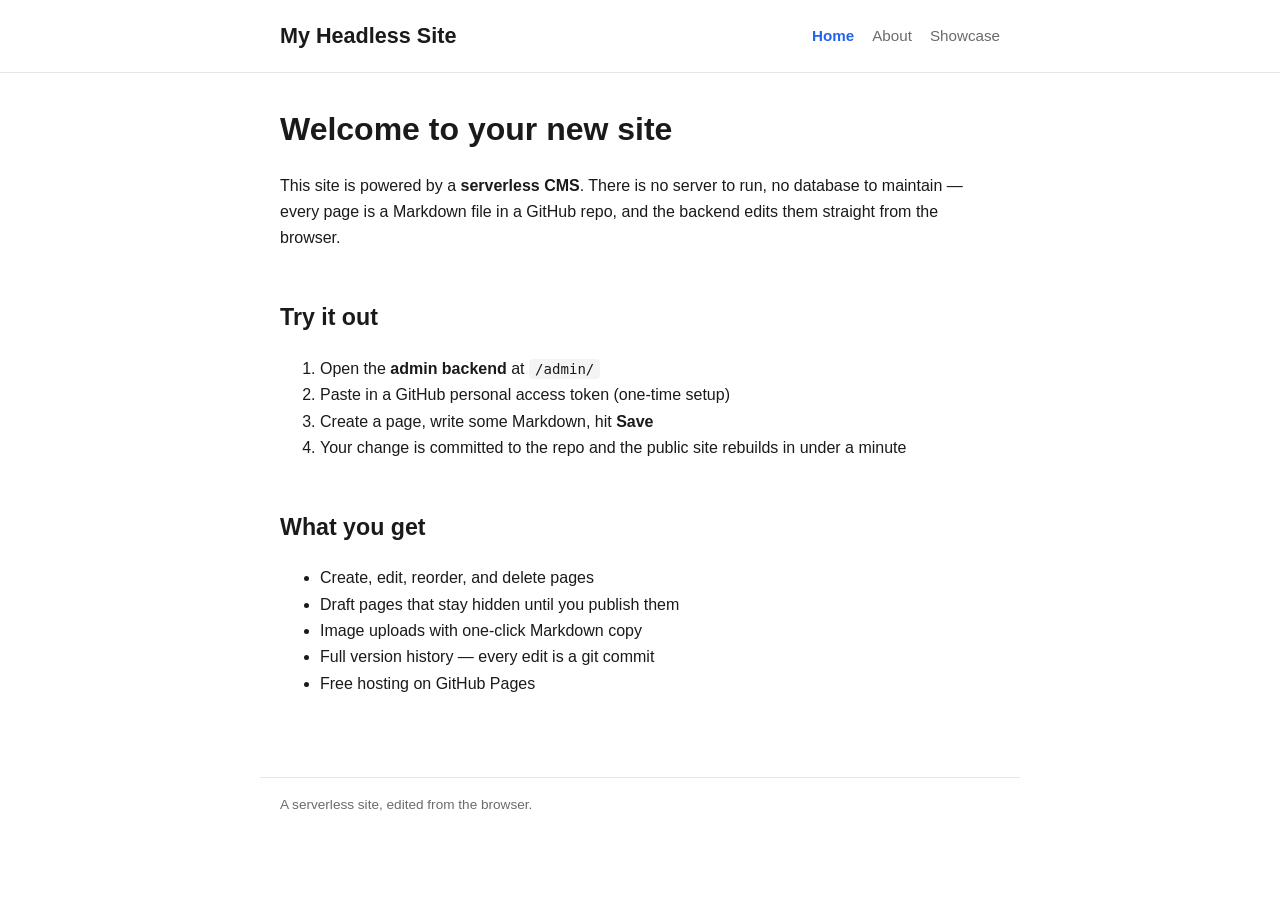
<file: index.html>
<!DOCTYPE html>
<html lang="en">
<head>
<meta charset="UTF-8">
<meta name="viewport" content="width=device-width, initial-scale=1.0">
<title>My Site</title>
<link rel="stylesheet" href="site.css">
</head>
<body>
<header class="site-header">
  <div class="wrap header-inner">
    <a class="brand" href="#/" id="brand">My Site</a>
    <nav id="nav" aria-label="Site navigation"></nav>
  </div>
</header>
<main class="wrap" id="app">
  <p class="loading">Loading&hellip;</p>
</main>
<footer class="wrap site-footer">
  <span id="footer-tag"></span>
</footer>
<script src="lib/marked.min.js"></script>
<script src="lib/frontmatter.js"></script>
<script src="lib/sanitize.js"></script>
<script src="site.js"></script>
</body>
</html>
</file>
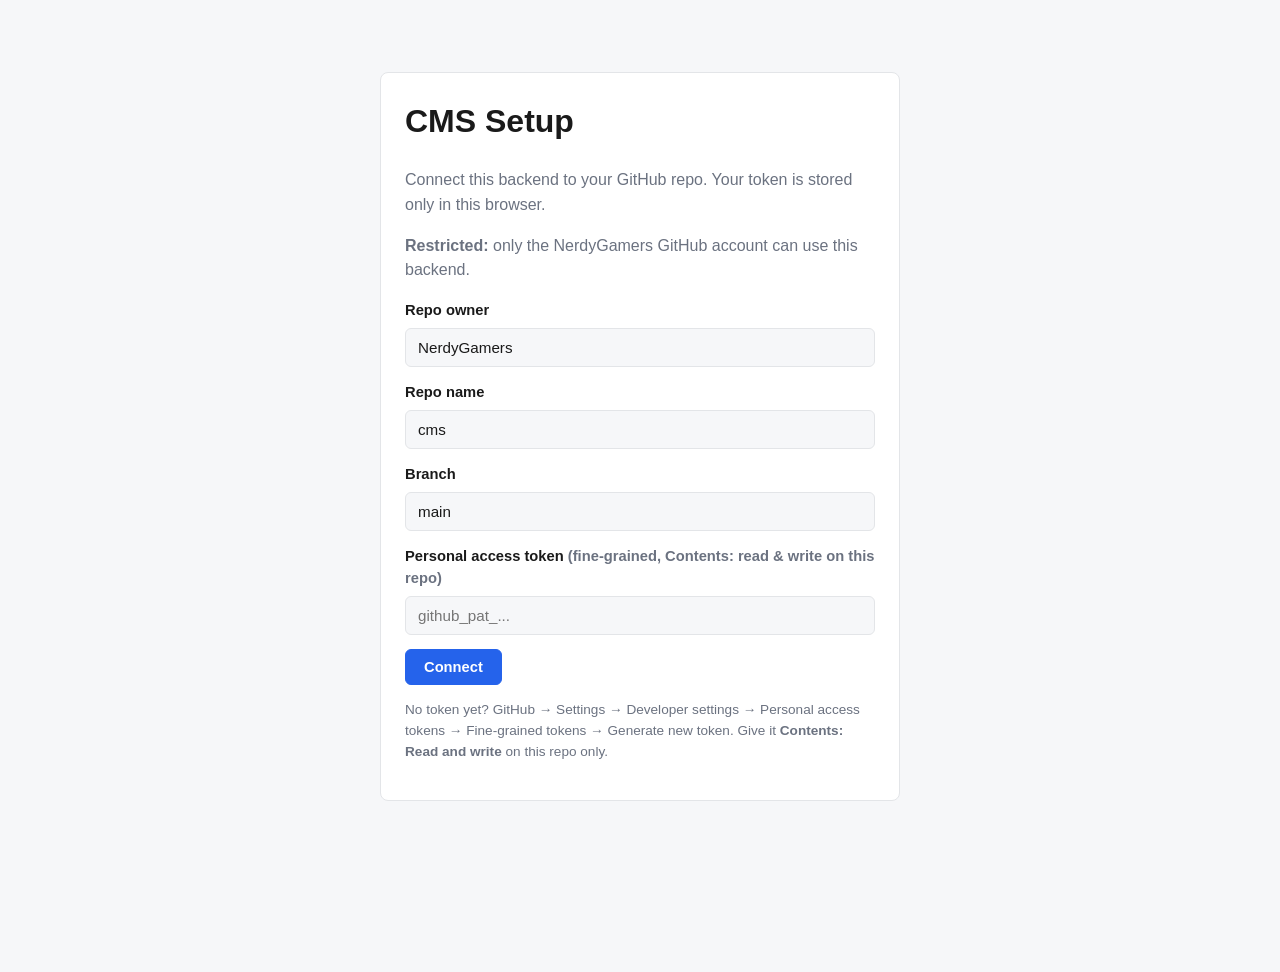
<file: admin/index.html>
<!DOCTYPE html>
<html lang="en">
<head>
<meta charset="UTF-8">
<meta name="viewport" content="width=device-width, initial-scale=1.0">
<title>CMS Admin</title>
<link rel="stylesheet" href="admin.css">
</head>
<body>

<!-- Setup screen: shown until a repo + token are configured -->
<div id="setup-screen" class="screen hidden">
  <div class="card setup-card">
    <h1>CMS Setup</h1>
    <p class="muted">Connect this backend to your GitHub repo. Your token is stored only in this browser.</p>
    <p class="muted"><b>Restricted:</b> only the NerdyGamers GitHub account can use this backend.</p>
    <label>Repo owner
      <input id="s-owner" type="text" value="NerdyGamers" autocomplete="off" spellcheck="false">
    </label>
    <label>Repo name
      <input id="s-repo" type="text" value="cms" autocomplete="off" spellcheck="false">
    </label>
    <label>Branch
      <input id="s-branch" type="text" value="main" autocomplete="off" spellcheck="false">
    </label>
    <label>Personal access token <span class="muted">(fine-grained, Contents: read &amp; write on this repo)</span>
      <input id="s-token" type="password" autocomplete="off" spellcheck="false" placeholder="github_pat_...">
    </label>
    <p id="setup-error" class="error hidden"></p>
    <button id="connect-btn" class="primary">Connect</button>
    <p class="muted small">No token yet? GitHub &rarr; Settings &rarr; Developer settings &rarr;
      Personal access tokens &rarr; Fine-grained tokens &rarr; Generate new token.
      Give it <b>Contents: Read and write</b> on this repo only.</p>
  </div>
</div>

<!-- Main admin screen -->
<div id="app-screen" class="screen hidden">
  <header class="admin-header">
    <div class="wrap header-inner">
      <span class="brand">CMS Admin</span>
      <nav class="tabs">
        <button data-tab="pages" class="tab active">Pages</button>
        <button data-tab="media" class="tab">Media</button>
        <button data-tab="settings" class="tab">Settings</button>
      </nav>
      <a id="view-site" href="#" target="_blank" rel="noopener" class="view-site">View site &nearr;</a>
    </div>
  </header>

  <main class="wrap">
    <p id="status" class="status hidden"></p>

    <!-- Pages tab -->
    <section id="tab-pages">
      <div id="pages-list">
        <div class="toolbar">
          <h2>Pages</h2>
          <button id="new-page-btn" class="primary">+ New page</button>
        </div>
        <table class="pages-table">
          <thead>
            <tr><th>Title</th><th>Slug</th><th>Status</th><th>Order</th><th></th></tr>
          </thead>
          <tbody id="pages-tbody">
            <tr><td colspan="5" class="muted">Loading&hellip;</td></tr>
          </tbody>
        </table>
      </div>

      <div id="editor" class="hidden">
        <div class="toolbar">
          <h2 id="editor-heading">New page</h2>
          <button id="editor-close" class="ghost">&larr; Back to pages</button>
        </div>
        <div class="form-grid">
          <label>Title
            <input id="f-title" type="text" autocomplete="off" spellcheck="false">
          </label>
          <label>Slug
            <input id="f-slug" type="text" autocomplete="off" spellcheck="false">
          </label>
        </div>
        <label class="check"><input id="f-draft" type="checkbox"> Draft (hidden from the public site)</label>
        <div class="editor-panes">
          <div class="pane">
            <div class="pane-label">Markdown <span class="muted small">(Ctrl+S to save)</span></div>
            <textarea id="f-body" spellcheck="false" placeholder="Write your page in Markdown..."></textarea>
          </div>
          <div class="pane">
            <div class="pane-label">Preview</div>
            <div id="f-preview" class="preview page"></div>
          </div>
        </div>
        <div class="editor-actions">
          <button id="save-page-btn" class="primary">Save page</button>
          <button id="delete-page-btn" class="danger hidden">Delete page</button>
        </div>
      </div>
    </section>

    <!-- Media tab -->
    <section id="tab-media" class="hidden">
      <div class="toolbar">
        <h2>Media</h2>
        <label class="upload-btn primary">Upload images
          <input id="media-upload" type="file" accept="image/*" multiple class="hidden">
        </label>
      </div>
      <p class="muted small">Files are committed to <code>assets/</code> in the repo. Use "Copy Markdown" to paste an image into a page.</p>
      <div id="media-grid" class="media-grid">
        <p class="muted">Loading&hellip;</p>
      </div>
    </section>

    <!-- Settings tab -->
    <section id="tab-settings" class="hidden">
      <h2>Site settings</h2>
      <div class="card">
        <label>Site title
          <input id="c-title" type="text" autocomplete="off" spellcheck="false">
        </label>
        <label>Tagline
          <input id="c-tagline" type="text" autocomplete="off" spellcheck="false">
        </label>
        <button id="save-config-btn" class="primary">Save settings</button>
      </div>
      <h2>Connection</h2>
      <div class="card">
        <p id="conn-info" class="muted"></p>
        <button id="disconnect-btn" class="danger">Disconnect (forget token)</button>
      </div>
    </section>
  </main>
</div>

<script src="../lib/marked.min.js"></script>
<script src="../lib/frontmatter.js"></script>
<script src="../lib/sanitize.js"></script>
<script src="admin.js"></script>
</body>
</html>
</file>
<file: site.css>
:root {
  --bg: #ffffff;
  --fg: #1a1a1a;
  --muted: #6b6b6b;
  --accent: #2563eb;
  --border: #e6e6e6;
  --code-bg: #f4f4f5;
}

@media (prefers-color-scheme: dark) {
  :root {
    --bg: #111214;
    --fg: #e9e9e9;
    --muted: #9c9c9c;
    --accent: #6ea8fe;
    --border: #2a2c30;
    --code-bg: #1c1e22;
  }
}

* { box-sizing: border-box; }

body {
  margin: 0;
  background: var(--bg);
  color: var(--fg);
  font-family: -apple-system, BlinkMacSystemFont, "Segoe UI", Roboto, Helvetica, Arial, sans-serif;
  line-height: 1.65;
}

.wrap { max-width: 760px; margin: 0 auto; padding: 0 20px; }

.site-header { border-bottom: 1px solid var(--border); }

.header-inner {
  display: flex;
  align-items: center;
  justify-content: space-between;
  flex-wrap: wrap;
  gap: 12px;
  padding-top: 18px;
  padding-bottom: 18px;
}

.brand { font-size: 1.35rem; font-weight: 700; color: var(--fg); text-decoration: none; }
.brand:hover { color: var(--accent); }

nav a { margin-left: 18px; color: var(--muted); text-decoration: none; font-size: 0.95rem; }
nav a:hover { color: var(--fg); }
nav a.active { color: var(--accent); font-weight: 600; }

#app { padding-top: 36px; padding-bottom: 64px; min-height: 50vh; }

.page h1 { font-size: 2rem; line-height: 1.25; margin: 0 0 0.75em; }
.page h2 { margin-top: 2em; font-size: 1.45rem; }
.page h3 { margin-top: 1.75em; font-size: 1.2rem; }
.page img { max-width: 100%; height: auto; border-radius: 6px; }
.page pre { background: var(--code-bg); padding: 14px 16px; border-radius: 8px; overflow-x: auto; }
.page code { font-family: ui-monospace, SFMono-Regular, Menlo, Consolas, monospace; font-size: 0.88em; }
.page p code, .page li code { background: var(--code-bg); padding: 2px 6px; border-radius: 4px; }
.page pre code { background: none; padding: 0; }
.page blockquote { border-left: 3px solid var(--accent); margin: 1.5em 0; padding: 0.25em 0 0.25em 16px; color: var(--muted); }
.page table { border-collapse: collapse; width: 100%; margin: 1.5em 0; }
.page th, .page td { border: 1px solid var(--border); padding: 8px 12px; text-align: left; }
.page hr { border: none; border-top: 1px solid var(--border); margin: 2em 0; }

a { color: var(--accent); }

.loading { color: var(--muted); }

.site-footer {
  border-top: 1px solid var(--border);
  padding-top: 16px;
  padding-bottom: 32px;
  color: var(--muted);
  font-size: 0.85rem;
}

@media (max-width: 560px) {
  nav a { margin-left: 12px; }
  .page h1 { font-size: 1.6rem; }
}
</file>
<file: admin/admin.css>
:root {
  --bg: #f6f7f9;
  --card: #ffffff;
  --fg: #1a1a1a;
  --muted: #6b7280;
  --accent: #2563eb;
  --accent-hover: #1d4ed8;
  --border: #e3e5e8;
  --danger: #dc2626;
  --danger-hover: #b91c1c;
  --code-bg: #f1f2f4;
  --radius: 8px;
}

@media (prefers-color-scheme: dark) {
  :root {
    --bg: #101114;
    --card: #181a1f;
    --fg: #e9eaec;
    --muted: #9aa0aa;
    --accent: #6ea8fe;
    --accent-hover: #8bb9ff;
    --border: #2a2d34;
    --danger: #f87171;
    --danger-hover: #ef4444;
    --code-bg: #22242a;
  }
}

* { box-sizing: border-box; }

body {
  margin: 0;
  background: var(--bg);
  color: var(--fg);
  font-family: -apple-system, BlinkMacSystemFont, "Segoe UI", Roboto, Helvetica, Arial, sans-serif;
  line-height: 1.55;
}

.wrap { max-width: 1020px; margin: 0 auto; padding: 0 20px; }
.hidden { display: none !important; }
.muted { color: var(--muted); }
.small { font-size: 0.85rem; }
.error { color: var(--danger); }
code { background: var(--code-bg); padding: 2px 6px; border-radius: 4px; font-size: 0.9em; }

/* ---------- setup ---------- */
.screen { min-height: 100vh; }
.card {
  background: var(--card);
  border: 1px solid var(--border);
  border-radius: var(--radius);
  padding: 24px;
  margin: 24px 0;
}
.setup-card { max-width: 520px; margin: 8vh auto; }
.setup-card h1 { margin-top: 0; }

label { display: block; margin: 14px 0; font-weight: 600; font-size: 0.92rem; }
label.check { display: flex; align-items: center; gap: 8px; font-weight: normal; }
input[type="text"], input[type="password"], textarea {
  display: block;
  width: 100%;
  margin-top: 6px;
  padding: 10px 12px;
  font-size: 0.95rem;
  font-family: inherit;
  color: var(--fg);
  background: var(--bg);
  border: 1px solid var(--border);
  border-radius: 6px;
}
input:focus, textarea:focus { outline: 2px solid var(--accent); outline-offset: -1px; border-color: var(--accent); }

button, .upload-btn {
  display: inline-block;
  padding: 9px 18px;
  font-size: 0.92rem;
  font-weight: 600;
  border-radius: 6px;
  border: 1px solid var(--border);
  background: var(--card);
  color: var(--fg);
  cursor: pointer;
}
button:hover, .upload-btn:hover { border-color: var(--muted); }
button.primary, .upload-btn.primary { background: var(--accent); border-color: var(--accent); color: #fff; }
button.primary:hover, .upload-btn.primary:hover { background: var(--accent-hover); }
button.danger { background: transparent; border-color: var(--danger); color: var(--danger); }
button.danger:hover { background: var(--danger); color: #fff; }
button.ghost { background: transparent; }
button:disabled { opacity: 0.5; cursor: default; }

/* ---------- header ---------- */
.admin-header { background: var(--card); border-bottom: 1px solid var(--border); }
.admin-header .header-inner { display: flex; align-items: center; gap: 24px; padding-top: 14px; padding-bottom: 14px; flex-wrap: wrap; }
.admin-header .brand { font-weight: 700; font-size: 1.15rem; }
.tabs { display: flex; gap: 4px; }
.tab { border: none; background: none; border-radius: 6px; padding: 8px 14px; }
.tab.active { background: var(--code-bg); }
.view-site { margin-left: auto; color: var(--accent); text-decoration: none; font-weight: 600; font-size: 0.92rem; }

main { padding-bottom: 80px; }

.status {
  padding: 12px 16px;
  border-radius: var(--radius);
  background: var(--card);
  border: 1px solid var(--border);
  margin: 16px 0 0;
}
.status.ok { border-color: #22c55e; }
.status.err { border-color: var(--danger); color: var(--danger); }

/* ---------- pages table ---------- */
.toolbar { display: flex; align-items: center; justify-content: space-between; margin: 28px 0 12px; }
.toolbar h2 { margin: 0; }

.pages-table { width: 100%; border-collapse: collapse; background: var(--card); border: 1px solid var(--border); border-radius: var(--radius); overflow: hidden; }
.pages-table th, .pages-table td { padding: 10px 14px; text-align: left; border-bottom: 1px solid var(--border); font-size: 0.93rem; }
.pages-table tr:last-child td { border-bottom: none; }
.pages-table th { color: var(--muted); font-weight: 600; font-size: 0.82rem; text-transform: uppercase; letter-spacing: 0.04em; }
.badge { display: inline-block; padding: 2px 10px; border-radius: 999px; font-size: 0.8rem; font-weight: 600; }
.badge.pub { background: #dcfce7; color: #166534; }
.badge.draft { background: #fef3c7; color: #92400e; }
@media (prefers-color-scheme: dark) {
  .badge.pub { background: #14532d; color: #bbf7d0; }
  .badge.draft { background: #78350f; color: #fde68a; }
}
.row-actions { white-space: nowrap; text-align: right; }
.row-actions button { padding: 5px 10px; font-size: 0.82rem; margin-left: 6px; }

/* ---------- editor ---------- */
.form-grid { display: grid; grid-template-columns: 2fr 1fr; gap: 16px; }
.editor-panes { display: grid; grid-template-columns: 1fr 1fr; gap: 16px; margin-top: 8px; }
.pane-label { font-weight: 600; font-size: 0.85rem; color: var(--muted); margin-bottom: 6px; }
#f-body { min-height: 420px; font-family: ui-monospace, SFMono-Regular, Menlo, Consolas, monospace; font-size: 0.9rem; line-height: 1.6; resize: vertical; }
.preview {
  min-height: 420px;
  max-height: 640px;
  overflow-y: auto;
  background: var(--card);
  border: 1px solid var(--border);
  border-radius: 6px;
  padding: 16px 18px;
}
.preview img { max-width: 100%; height: auto; }
.preview pre { background: var(--code-bg); padding: 12px; border-radius: 6px; overflow-x: auto; }
.editor-actions { display: flex; gap: 12px; margin-top: 16px; }

/* preview typography mirrors the public site */
.page h1 { font-size: 1.7rem; margin-top: 0; }
.page img { max-width: 100%; }
.page table { border-collapse: collapse; width: 100%; }
.page th, .page td { border: 1px solid var(--border); padding: 6px 10px; }

/* ---------- media ---------- */
.media-grid { display: grid; grid-template-columns: repeat(auto-fill, minmax(180px, 1fr)); gap: 14px; margin-top: 16px; }
.media-item { background: var(--card); border: 1px solid var(--border); border-radius: var(--radius); overflow: hidden; }
.media-item img { width: 100%; height: 130px; object-fit: cover; display: block; background: var(--code-bg); }
.media-item .meta { padding: 8px 10px; font-size: 0.8rem; }
.media-item .meta .name { display: block; overflow: hidden; text-overflow: ellipsis; white-space: nowrap; }
.media-item .meta button { margin-top: 6px; padding: 4px 10px; font-size: 0.78rem; width: 100%; }

@media (max-width: 720px) {
  .form-grid, .editor-panes { grid-template-columns: 1fr; }
  #f-body, .preview { min-height: 300px; }
  .pages-table th:nth-child(2), .pages-table td:nth-child(2) { display: none; }
}
</file>
